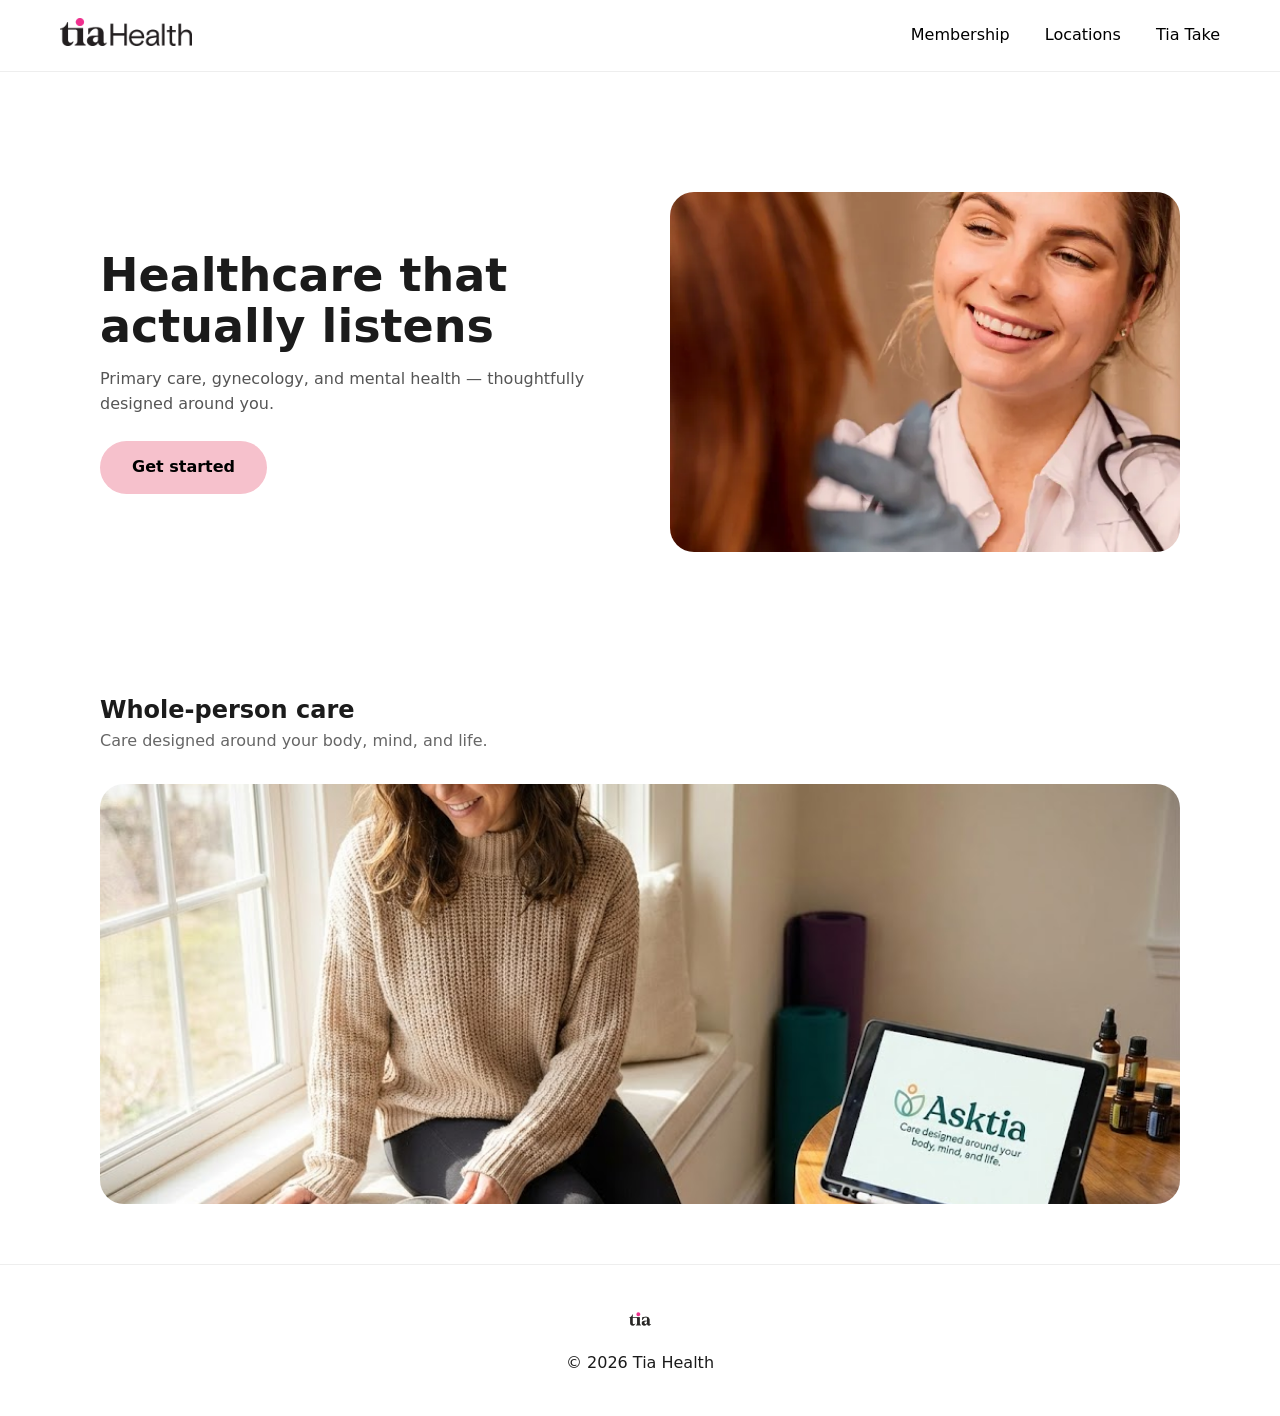
<file: index.html>
<!DOCTYPE html>
<html lang="en">

<head>
    <meta charset="UTF-8">
    <title>Tia Health</title>
    <link rel="stylesheet" href="style.css">
</head>

<body>
    <header class="site-header">
        <a href="index.html"><img src="images/header logo.png" alt="Tia logo" class="site-logo"></a>

        <nav class="main-nav">
            <a href="membership.html">Membership</a>
            <a href="locations.html">Locations</a>
            <a href="tia-take.html">Tia Take</a>
        </nav>
    </header>
    <section class="hero-section">
        <div class="hero-text">
            <h1>Healthcare that actually listens</h1>
            <p>
                Primary care, gynecology, and mental health —
                thoughtfully designed around you.
            </p>

            <a href="membership.html" class="primary-btn">Get started</a>
        </div>

        <div class="hero-image">
            <img src="images/hero image.png" alt="Doctor talking to patient">
        </div>
    </section>
    <section class="content-section">
        <h2>Whole-person care</h2>
        <p class="section-note">
            Care designed around your body, mind, and life.
        </p>

        <div class="wide-image">
            <img src="images/banner2.jpg" alt="Smiling patient">
        </div>
    </section>
    <footer class="site-footer">
        <img src="images/Logo.png" alt="Tia Health" class="footer-logo">
        <p>© 2026 Tia Health</p>
    </footer>

</body>

</html>
</file>
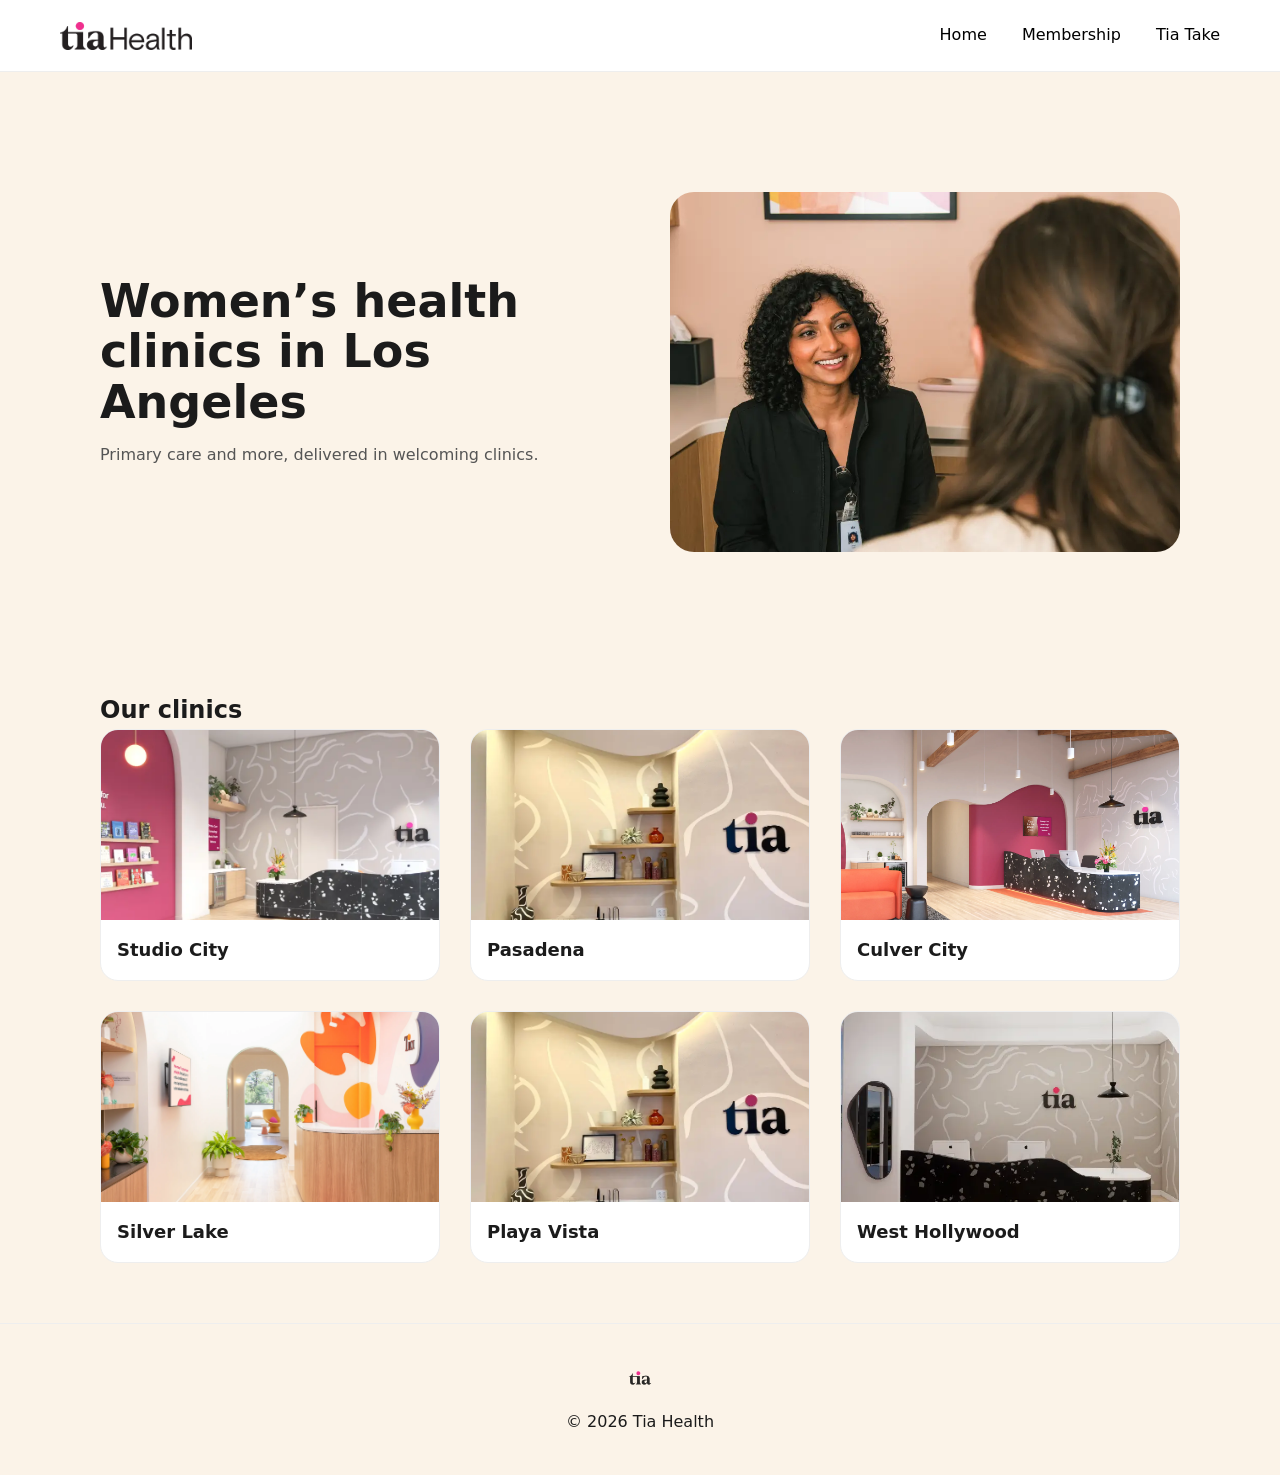
<file: locations.html>
<!DOCTYPE html>
<html lang="en">
<head>
  <meta charset="UTF-8">
  <title>Tia Locations</title>
  <link rel="stylesheet" href="style.css">
</head>
<body class="locations-page">

  <header class="site-header">
    <img src="images/header logo.png" class="site-logo" alt="Tia">

    <nav class="main-nav">
      <a href="index.html">Home</a>
      <a href="membership.html">Membership</a>
      <a href="tia-take.html">Tia Take</a>
    </nav>
  </header>

  <section class="hero-section">
    <div class="hero-text">
      <h1>Women’s health clinics in Los Angeles</h1>
      <p>Primary care and more, delivered in welcoming clinics.</p>
    </div>

    <div class="hero-image">
      <img src="images/la lady.webp" alt="Clinic interaction">
    </div>
  </section>

  <section class="content-section">
    <h2>Our clinics</h2>

    <div class="location-grid">

      <div class="location-card">
        <div class="card-image"><img src="images/l1.webp"></div>
        <h3>Studio City</h3>
      </div>

      <div class="location-card">
        <div class="card-image"><img src="images/l2.webp"></div>
        <h3>Pasadena</h3>
      </div>

      <div class="location-card">
        <div class="card-image"><img src="images/l3.webp"></div>
        <h3>Culver City</h3>
      </div>

      <div class="location-card">
        <div class="card-image"><img src="images/l4.webp"></div>
        <h3>Silver Lake</h3>
      </div>

      <div class="location-card">
        <div class="card-image"><img src="images/l5.webp"></div>
        <h3>Playa Vista</h3>
      </div>

      <div class="location-card">
        <div class="card-image"><img src="images/l6.webp"></div>
        <h3>West Hollywood</h3>
      </div>

    </div>
  </section>

  <footer class="site-footer">
    <img src="images/Logo.png" class="footer-logo">
    <p>© 2026 Tia Health</p>
  </footer>

</body>
</html>
</file>
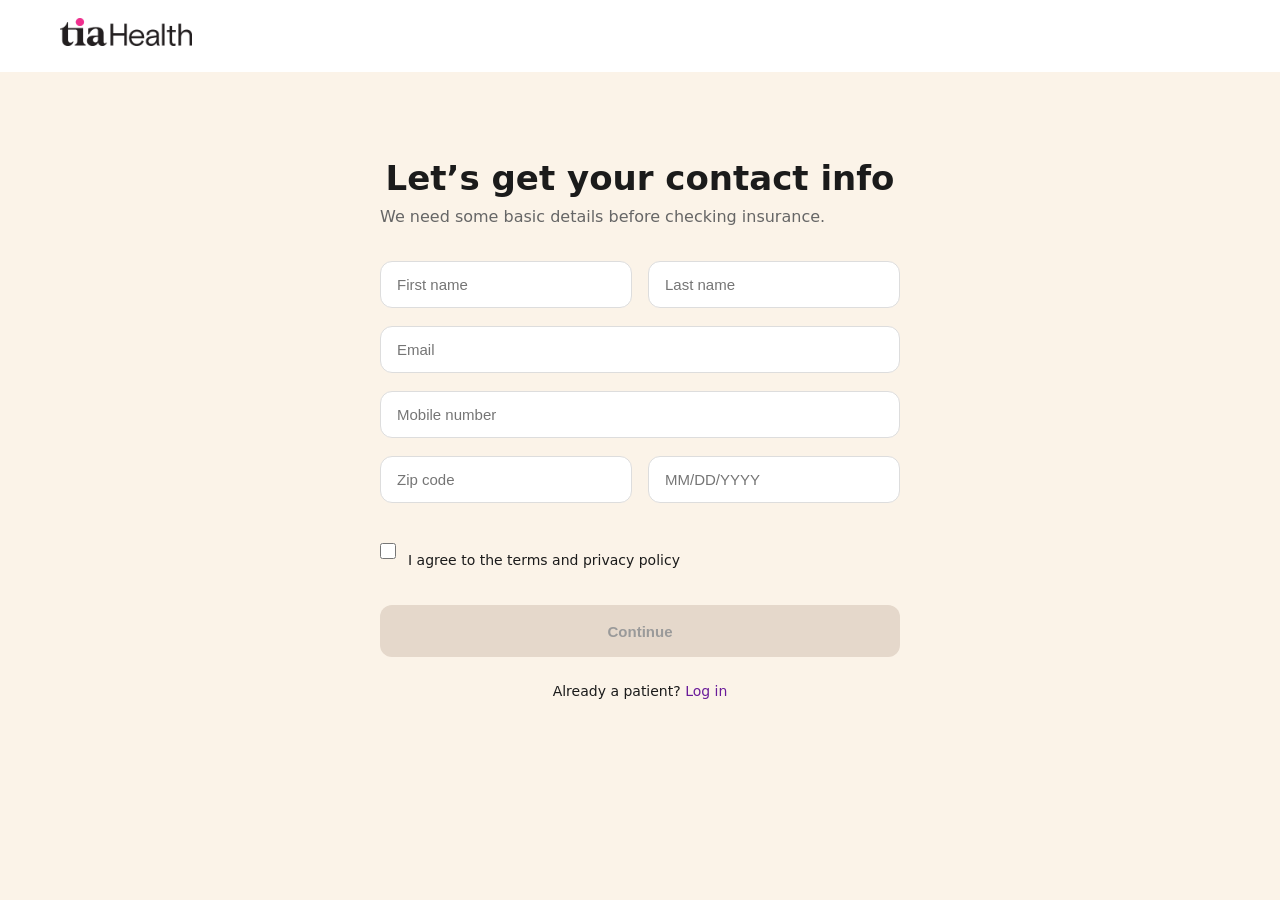
<file: membership.html>
<!DOCTYPE html>
<html lang="en">
<head>
  <meta charset="UTF-8">
  <title>Tia Membership</title>
  <link rel="stylesheet" href="style.css">
</head>
<body class="signup-page">

  <header class="site-header simple-header">
    <a href="index.html"><img src="images/header logo.png" alt="Tia Health" class="site-logo"></a>
    
  </header>

  <main class="signup-wrapper">
    <div class="signup-box">

      <h1>Let’s get your contact info</h1>
      <p class="section-note">
        We need some basic details before checking insurance.
      </p>

      <form class="signup-form">

        <div class="form-row">
          <input type="text" placeholder="First name">
          <input type="text" placeholder="Last name">
        </div>

        <input type="email" placeholder="Email">
        <input type="tel" placeholder="Mobile number">

        <div class="form-row">
          <input type="text" placeholder="Zip code">
          <input type="text" placeholder="MM/DD/YYYY">
        </div>

        <div class="checkbox-row">
          <input type="checkbox" id="terms">
          <label for="terms">I agree to the terms and privacy policy</label>
        </div>

        <button disabled>Continue</button>
      </form>

      <p class="helper-text">
        Already a patient? <a href="#">Log in</a>
      </p>

    </div>
  </main>

</body>
</html>
</file>
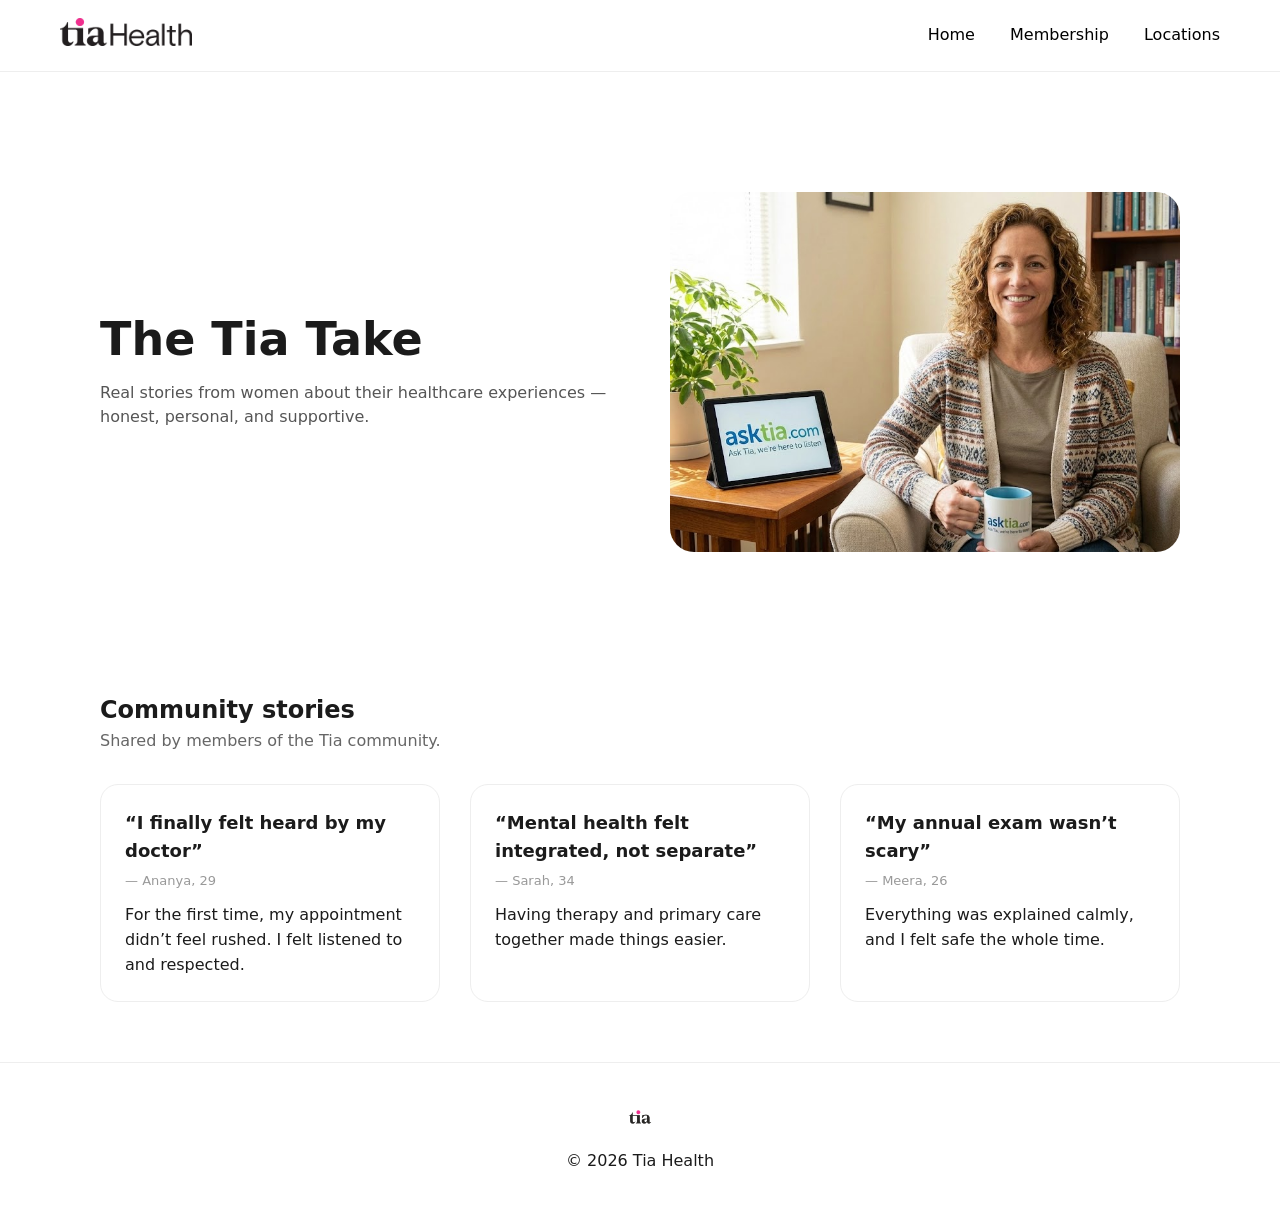
<file: tia-take.html>
<!DOCTYPE html>
<html lang="en">
<head>
  <meta charset="UTF-8">
  <title>The Tia Take</title>
  <link rel="stylesheet" href="style.css">
</head>
<body>

  <header class="site-header">
    <a href="index.html"><img src="images/header logo.png" class="site-logo"></a>

    <nav class="main-nav">
      <a href="index.html">Home</a>
      <a href="membership.html">Membership</a>
      <a href="locations.html">Locations</a>
    </nav>
  </header>

  <section class="hero-section">
    <div class="hero-text">
      <h1>The Tia Take</h1>
      <p>
        Real stories from women about their healthcare experiences —
        honest, personal, and supportive.
      </p>
    </div>

    <div class="hero-image">
      <img src="images/therapist.jpg">
    </div>
  </section>

  <section class="content-section">
    <h2>Community stories</h2>
    <p class="section-note">Shared by members of the Tia community.</p>

    <div class="blog-list">

      <article class="story-card">
        <h3>“I finally felt heard by my doctor”</h3>
        <p class="story-author">— Ananya, 29</p>
        <p>
          For the first time, my appointment didn’t feel rushed.
          I felt listened to and respected.
        </p>
      </article>

      <article class="story-card">
        <h3>“Mental health felt integrated, not separate”</h3>
        <p class="story-author">— Sarah, 34</p>
        <p>
          Having therapy and primary care together made things easier.
        </p>
      </article>

      <article class="story-card">
        <h3>“My annual exam wasn’t scary”</h3>
        <p class="story-author">— Meera, 26</p>
        <p>
          Everything was explained calmly, and I felt safe the whole time.
        </p>
      </article>

    </div>
  </section>

  <footer class="site-footer">
    <img src="images/Logo.png" class="footer-logo">
    <p>© 2026 Tia Health</p>
  </footer>

</body>
</html>
</file>
<file: style.css>
* {
  margin: 0;
  padding: 0;
  box-sizing: border-box;
}

body {
  font-family: system-ui, -apple-system, BlinkMacSystemFont, "Segoe UI", sans-serif;
  color: #1b1b1b;
  line-height: 1.55;
  background: #fff;
}

img {
  width: 100%;
  height: 100%;
  object-fit: cover;
  object-position: center;
}

.site-header {
  height: 72px;
  padding: 0 60px;
  display: flex;
  align-items: center;
  justify-content: space-between;
  border-bottom: 1px solid #eee;
  background: #fff;
}

.simple-header {
  border-bottom: none;
}

.site-logo {
  height: 28px;
  width: auto;
}

.main-nav a {
  margin-left: 30px;
  font-weight: 500;
  text-decoration: none;
  color: #000;
}

.hero-section {
  max-width: 1200px;
  margin: 40px auto 0;
  padding: 80px 60px;
  display: grid;
  grid-template-columns: 1fr 1fr;
  gap: 60px;
  align-items: center;
}

.hero-text h1 {
  font-size: 46px;
  line-height: 1.1;
}

.hero-text p {
  margin-top: 16px;
  color: #555;
}

.primary-btn {
  display: inline-block;
  margin-top: 24px;
  padding: 14px 32px;
  border-radius: 40px;
  background: #f6c1cc;
  font-weight: 600;
  text-decoration: none;
  color: #000;
}

.content-section {
  max-width: 1200px;
  margin: auto;
  padding: 60px;
}

.section-note {
  color: #666;
  margin-bottom: 30px;
}

.hero-image,
.wide-image {
  height: 360px;
  border-radius: 24px;
  overflow: hidden;
}

.wide-image {
  height: 420px;
}

.wide-image img {
  object-position: center 25%;
}

.locations-page {
  background: #fbf3e8;
}

.location-grid {
  display: grid;
  grid-template-columns: repeat(3, 1fr);
  gap: 30px;
}

.location-card {
  background: #fff;
  border-radius: 18px;
  border: 1px solid #eee;
  overflow: hidden;
}

.card-image {
  height: 190px;
}

.card-image img {
  object-position: center 35%;
}

.location-card h3 {
  padding: 16px;
  font-size: 18px;
}

.signup-page {
  background: #fbf3e8;
}

.signup-wrapper {
  display: flex;
  justify-content: center;
  padding: 80px 20px;
}

.signup-box {
  width: 100%;
  max-width: 520px;
}

.signup-box h1 {
  text-align: center;
  font-size: 34px;
}

.signup-form {
  margin-top: 32px;
}

.signup-form input {
  width: 100%;
  padding: 14px 16px;
  margin-bottom: 18px;
  border-radius: 12px;
  border: 1px solid #ddd;
  font-size: 15px;
}

.form-row {
  display: grid;
  grid-template-columns: 1fr 1fr;
  gap: 16px;
}

.checkbox-row {
  display: flex;
  align-items: center;
  gap: 12px;
  margin: 22px 0 28px;
  font-size: 14px;
}

.checkbox-row input {
  width: 16px;
  height: 16px;
}

.signup-form button {
  width: 100%;
  height: 52px;
  border-radius: 12px;
  border: none;
  background: #e5d8cb;
  font-size: 15px;
  font-weight: 600;
  color: #9a9a9a;
}

.helper-text {
  margin-top: 24px;
  text-align: center;
  font-size: 14px;
}

.helper-text a {
  color: #6a1b9a;
  text-decoration: none;
}

.blog-list {
  display: grid;
  grid-template-columns: repeat(3, 1fr);
  gap: 30px;
}

.story-card {
  background: #fff;
  border-radius: 18px;
  border: 1px solid #eee;
  padding: 24px;
}

.story-card h3 {
  font-size: 18px;
}

.story-author {
  font-size: 13px;
  color: #999;
  margin: 6px 0 12px;
}

.site-footer {
  padding: 40px;
  border-top: 1px solid #eee;
  text-align: center;
}

.footer-logo {
  height: 28px;
  width: auto;
  margin-bottom: 10px;
}

@media (max-width: 1024px) {
  .hero-section {
    grid-template-columns: 1fr;
    padding: 60px 40px;
  }

  .location-grid,
  .blog-list {
    grid-template-columns: repeat(2, 1fr);
  }

  .content-section {
    padding: 50px 40px;
  }
}

@media (max-width: 640px) {
  .site-header {
    padding: 0 20px;
  }

  .main-nav a {
    margin-left: 18px;
    font-size: 14px;
  }

  .hero-section {
    padding: 50px 20px;
    margin-top: 20px;
  }

  .hero-text h1 {
    font-size: 32px;
  }

  .hero-image,
  .wide-image {
    height: 260px;
  }

  .content-section {
    padding: 40px 20px;
  }

  .location-grid,
  .blog-list {
    grid-template-columns: 1fr;
  }

  .form-row {
    grid-template-columns: 1fr;
  }

  .signup-wrapper {
    padding: 60px 16px;
  }

  .signup-box h1 {
    font-size: 28px;
  }
}
</file>
